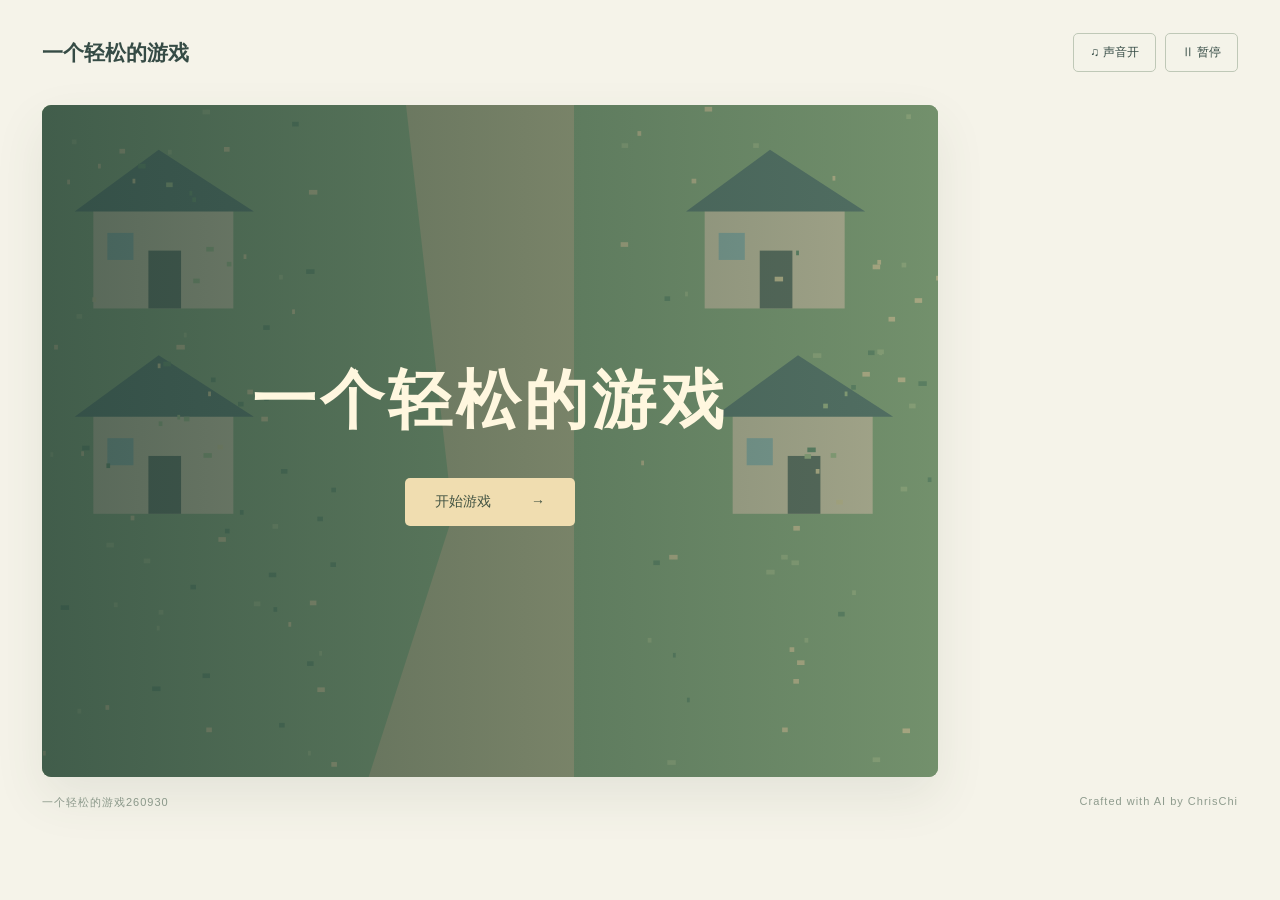
<file: demo/index.html>
<!doctype html><html lang="zh-CN"><head><meta charset="utf-8"><meta name="viewport" content="width=device-width,initial-scale=1"><title>一个轻松的游戏 by ChrisChi</title><link rel="stylesheet" href="style.css"></head><body>
<header><a class="brand" href="./index.html">一个轻松的游戏</a><div><button id="sound">♫ 声音开</button><button id="pause">Ⅱ 暂停</button></div></header>
<main><section id="game" aria-label="游戏区域"><svg class="filter-defs" aria-hidden="true"><defs><filter id="dream-warp" x="-10%" y="-10%" width="120%" height="120%"><feTurbulence type="fractalNoise" baseFrequency=".009 .025" numOctaves="2" seed="8" result="noise"/><feDisplacementMap in="SourceGraphic" in2="noise" scale="28" xChannelSelector="R" yChannelSelector="G"/></filter><filter id="dream-warp-deep" x="-15%" y="-15%" width="130%" height="130%"><feTurbulence type="fractalNoise" baseFrequency=".012 .035" numOctaves="2" seed="12" result="noise"/><feDisplacementMap in="SourceGraphic" in2="noise" scale="58" xChannelSelector="R" yChannelSelector="G"/></filter></defs></svg><div id="backdrop"></div><canvas id="canvas" width="960" height="720"></canvas><div id="hud" hidden><div>沙奈朵 <strong id="hp"></strong><div class="meter"><i id="hpbar"></i></div></div><span id="grapes"><span class="grape-icon" aria-hidden="true">🍇</span><span id="grape-count"></span></span><span id="progress"></span></div><div id="portraits"></div><div id="portrait-reactions" aria-hidden="true"></div><div id="story-props" hidden></div><div id="dream-glow" hidden aria-hidden="true"></div><div id="dialogue" hidden role="button" tabindex="0" aria-label="继续剧情"><div id="speaker"></div><p id="line"></p><div class="next">点击画面 / 空格继续 <span>◇</span></div></div><div id="cover"><h1>一个轻松的游戏</h1><button class="primary" id="start">开始游戏 <span>→</span></button></div><div id="overlay" hidden><div id="endlabel"></div><h2 id="endtitle"></h2><p id="endtext"></p><button class="primary" id="resume">继续游戏</button><button id="retry">重试本关</button><button id="restart">从头开始</button></div><div id="transition"></div></section>
<aside id="controls-guide" hidden><div class="small-label">操作指南</div><dl><div><dt>↑ ↓ ← →</dt><dd>移动 / WASD</dd></div><div><dt>Z</dt><dd>精神强念</dd></div><div><dt>X</dt><dd>魅诱之声</dd></div><div><dt>C</dt><dd>吃葡萄 · 回复 20 HP</dd></div><div><dt>ESC</dt><dd>暂停 / 继续</dd></div></dl><div id="touch"><button data-key="arrowup">↑</button><button data-key="arrowleft">←</button><button data-key="arrowdown">↓</button><button data-key="arrowright">→</button><button data-key="z">Z</button><button data-key="x">X</button><button data-key="c">C</button></div></aside></main><footer class="site-footer"><span>一个轻松的游戏260930</span><span>Crafted with AI by ChrisChi</span></footer><script src="config.js"></script><script src="story.js"></script><script src="sfx-data.js"></script><script src="game.js"></script></body></html>
</file>
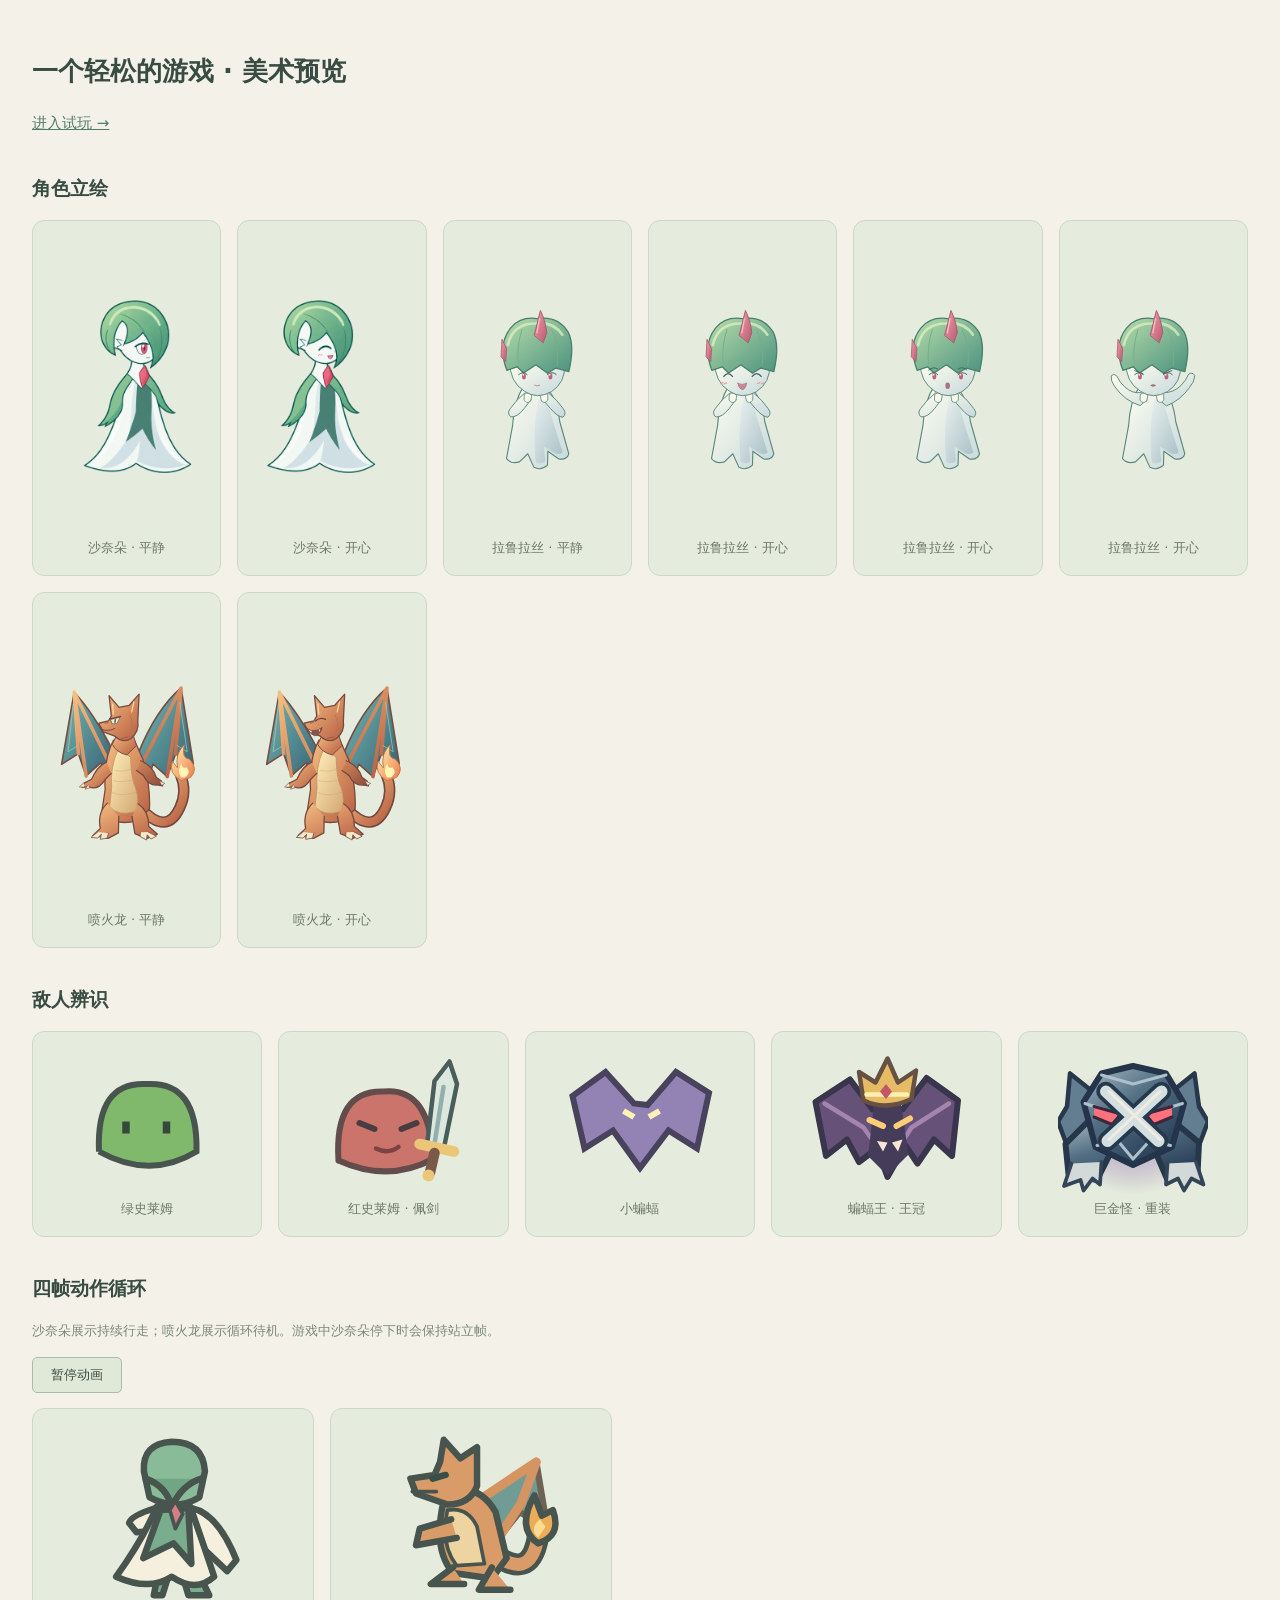
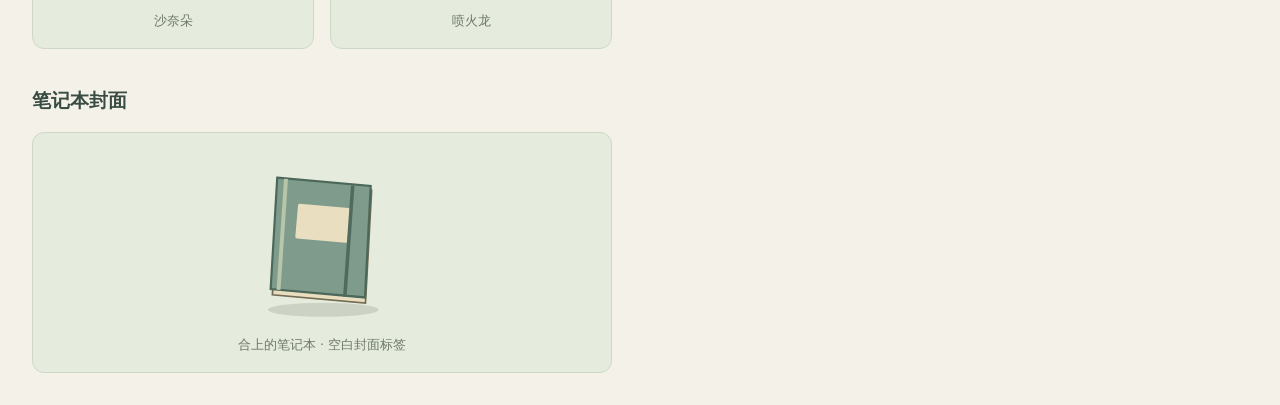
<file: demo/美术预览.html>
<!doctype html><html lang="zh-CN"><meta charset="utf-8"><meta name="viewport" content="width=device-width,initial-scale=1"><title>一个轻松的游戏 · 美术预览</title><style>*{box-sizing:border-box}body{font:15px/1.7 system-ui,sans-serif;color:#384c43;background:#f4f2e8;margin:0;padding:32px;max-width:1400px;margin:auto}a{color:#527c69}h1{font-size:26px}h2{font-size:19px;margin-top:35px}.grid{display:grid;grid-template-columns:repeat(auto-fit,minmax(175px,1fr));gap:16px}figure{margin:0;padding:16px;background:#e6ecdd;border:1px solid #cdd8c7;border-radius:12px;text-align:center}img{display:block;width:100%;height:300px;object-fit:contain}figcaption{font-size:13px;color:#6c796a}.enemies img{height:150px}.sprites img{height:185px}.sprites{max-width:580px}.note{font-size:13px;color:#7b8878}button{border:1px solid #aabdaa;background:#e0e8d7;padding:8px 18px;border-radius:5px;color:inherit;cursor:pointer}</style><h1>一个轻松的游戏 · 美术预览</h1><p><a href="index.html">进入试玩 →</a></p><h2>角色立绘</h2><div class="grid" id="portraits"></div><h2>敌人辨识</h2><div class="grid enemies" id="enemies"></div><h2>四帧动作循环</h2><p class="note">沙奈朵展示持续行走；喷火龙展示循环待机。游戏中沙奈朵停下时会保持站立帧。</p><p><button id="toggle">暂停动画</button></p><div class="grid sprites" id="sprites"></div><h2>笔记本封面</h2><div class="grid sprites" id="notebook"></div><script src="config.js"></script><script>
const names={gardevoir:'沙奈朵',ralts:'拉鲁拉丝',charizard:'喷火龙',green:'绿史莱姆',red:'红史莱姆 · 佩剑',bat:'小蝙蝠',king:'蝙蝠王 · 王冠',boss:'巨金怪 · 重装'};
function card(id,src,label){const figure=document.createElement('figure'),img=document.createElement('img'),caption=document.createElement('figcaption');img.src=src;img.alt=label;caption.textContent=label;figure.append(img,caption);document.getElementById(id).append(figure);return img;}
for(const [who,moods] of Object.entries(CONFIG.assets.portraits))for(const [mood,src]of Object.entries(moods))card('portraits',src,names[who]+' · '+(mood==='calm'?'平静':'开心'));
for(const [who,src]of Object.entries(CONFIG.assets.enemies))card('enemies',src,names[who]);
const animations=Object.entries(CONFIG.assets.sprites).map(([who,frames])=>({who,frames,img:card('sprites',frames[0],names[who])}));
card('notebook',CONFIG.assets.props.notebookClosed,'合上的笔记本 · 空白封面标签');
let paused=false,elapsed=0,last=0;document.getElementById('toggle').onclick=()=>{paused=!paused;document.getElementById('toggle').textContent=paused?'播放动画':'暂停动画'};
function loop(t){if(!paused)elapsed+=Math.min((t-last)/1000,.05);last=t;for(const a of animations){const frame=Math.floor(elapsed*(a.who==='gardevoir'?9:7))%a.frames.length;if(frame!==a.frame){a.img.src=a.frames[frame];a.frame=frame;}}requestAnimationFrame(loop);}requestAnimationFrame(loop);
</script></html>
</file>
<file: demo/style.css>
:root{color-scheme:light;--ink:#354b45;--muted:#7a897e;--paper:#f5f3e9;--green:#526e59}*{box-sizing:border-box}body{margin:0;background:var(--paper);color:var(--ink);font-family:"PingFang SC","Microsoft YaHei",sans-serif}header{max-width:1420px;margin:auto;height:105px;display:flex;align-items:center;justify-content:space-between;padding:0 42px}.brand{font-size:21px;font-weight:650;color:inherit;text-decoration:none}button{font:inherit;color:inherit;border:1px solid #bfc8b7;background:#f5f3e9e8;border-radius:5px;padding:10px 16px;cursor:pointer}button:hover{background:#dfe6d7}button:focus-visible{outline:3px solid #daae68}header button{font-size:12px;margin-left:9px}main{max-width:1420px;margin:auto;padding:0 42px;display:grid;grid-template-columns:minmax(0,1fr) 260px;gap:40px}#game{aspect-ratio:4/3;position:relative;overflow:hidden;background:#8ea185;border-radius:9px;box-shadow:0 20px 50px #43574118;isolation:isolate}#backdrop,canvas,#portraits,#cover,#overlay,#transition{position:absolute;inset:0;width:100%;height:100%}#backdrop{background-size:cover;background-position:center;transition:filter .8s,background-image .8s}#backdrop.blurred{filter:blur(5px) brightness(.83);transform:scale(1.02)}canvas{z-index:1}#topline{position:absolute;top:20px;left:23px;right:23px;display:flex;justify-content:flex-end;align-items:center;z-index:4;color:#fff7e6;font-size:12px;letter-spacing:1px;text-shadow:0 1px 4px #344f40}#skip{font-size:11px;padding:7px 10px}#hud{position:absolute;top:65px;left:24px;right:24px;z-index:3;background:#f5f3e9ed;padding:12px 16px;display:flex;align-items:center;gap:20px;font-size:12px;border-radius:5px}#hud>div{min-width:155px}#hp{float:right}.meter{height:5px;background:#d8dccd;margin-top:6px}.meter i{display:block;height:100%;background:#6e947a;width:100%}#progress{margin-left:auto}#portraits{z-index:2;display:flex;justify-content:space-evenly;align-items:flex-end;padding-bottom:23%;pointer-events:none}#portraits img{width:30%;height:67%;object-fit:contain;filter:grayscale(.75) brightness(.6);transform:translateY(12px);transition:.25s;opacity:.9}#portraits img.active{filter:none;transform:translateY(0);opacity:1}#dialogue{position:absolute;z-index:5;bottom:4%;left:4%;right:4%;min-height:24%;background:#fcf9eaf5;border:1px solid #e6dec3;border-radius:7px;padding:20px 27px 30px;cursor:pointer;box-shadow:0 8px 35px #243c3830}#speaker{font-size:13px;color:#60846e;font-weight:bold;letter-spacing:2px}#line{font-size:clamp(13px,1.45vw,19px);line-height:1.9;margin:9px 0 12px}.next{font-size:10px;color:#87927e;text-align:right;position:absolute;bottom:13px;right:22px}.next span{margin-left:12px}#cover{z-index:6;background:linear-gradient(90deg,#233f38ba,#34554855);display:flex;align-items:center;justify-content:center;flex-direction:column;text-align:center;color:#fff7df}#cover h1{font-family:"Microsoft YaHei","微软雅黑","PingFang SC",sans-serif;font-size:clamp(40px,5vw,72px);font-weight:600;letter-spacing:4px;margin:0 0 34px}.primary{background:#f0ddb0;border:0;color:#435443;padding:15px 30px;font-size:14px}.primary span{margin-left:36px}#start{margin-top:0}aside{padding-top:24px}.small-label{font-size:12px;color:#637d68;letter-spacing:2px}dl{margin-top:24px}dl div{display:flex;align-items:center;margin:18px 0;gap:12px}dt{border:1px solid #c6cebc;border-radius:4px;min-width:33px;padding:6px;text-align:center;font-size:10px}dd{margin:0;font-size:11px}#overlay{z-index:9;background:#263d35ec;color:#f4ecd3;display:flex;align-items:center;justify-content:center;flex-direction:column;text-align:center;gap:12px;animation:fade .65s}#overlay h2{font-family:serif;font-weight:400;font-size:37px;margin:10px}#overlay p{font-size:13px;max-width:80%;line-height:1.8}#endlabel{font-size:10px;letter-spacing:4px;color:#b4c4ab}#transition{z-index:8;background:#16221c;opacity:0;pointer-events:none;transition:opacity .6s}#transition.flash{opacity:1}[hidden]{display:none!important}#touch{display:none}@keyframes fade{from{opacity:0}to{opacity:1}}@media(max-width:1000px){header{height:80px;padding:0 18px}main{padding:0 18px;gap:20px;grid-template-columns:minmax(0,1fr) 180px}#hud{top:51px;font-size:10px;gap:10px;padding:8px}#hud>div{min-width:110px}#dialogue{padding:13px 17px 25px}#line{line-height:1.6}#topline{top:12px}}@media(max-width:720px){main{display:block;padding:0 8px}#game{aspect-ratio:3/4}canvas{object-fit:fill}aside{padding:18px 10px}.small-label,dl{display:none}#touch{display:flex;gap:6px;justify-content:center;touch-action:none}#touch button{padding:14px;user-select:none}#portraits{padding-bottom:43%}#dialogue{min-height:28%}#line{font-size:15px}#hud{left:10px;right:10px}#progress{font-size:9px}#cover h1{font-size:44px}}
/* 人物和剧情道具分层，道具不随发言角色切换而移动。 */
#story-props{position:absolute;inset:0;z-index:3;pointer-events:none}
#portraits.treasure-scene>img{position:absolute;bottom:31%;height:53%;width:24%}
#portraits.treasure-scene>img:nth-child(1){left:1%}
#portraits.treasure-scene>img:nth-child(2){left:24%;width:21%}
#portraits.treasure-scene>img:nth-child(3){right:1%}
#story-props.treasure-scene .story-prop{position:absolute;left:44%;bottom:32%;width:30%;height:52%}
#story-props.notebook-scene .story-prop{position:absolute;left:25%;bottom:31%;width:50%;height:57%}
.story-prop{position:relative;width:43%;height:78%;display:flex;align-items:flex-end;justify-content:center}
#story-props .story-prop img{filter:none;opacity:1;transform:none;object-fit:contain}
#story-props .story-prop .prop-art{width:100%;height:85%;position:relative;z-index:2}
#story-props .story-prop .scroll-art{position:absolute;width:72%;height:62%;top:-3%;left:14%;z-index:3;filter:drop-shadow(0 0 13px #ffe39b);animation:scroll-float 3s ease-in-out infinite}

.treasure-light{position:absolute;inset:0 -12%;background:radial-gradient(ellipse,#fff4bca6 0%,#ffdf7344 35%,transparent 68%);mix-blend-mode:screen;z-index:1;animation:treasure-glow 2.4s ease-in-out infinite}
.story-sparkle{position:absolute;z-index:4;color:#fff5bd;text-shadow:0 0 9px #ffcc58;animation:story-twinkle 2.3s ease-in-out infinite;pointer-events:none}
.wish-sticker{position:absolute;z-index:4;right:25%;bottom:31%;font-size:42px;color:#f5cc61;text-shadow:0 0 12px #fff0bd}
#game.paused .story-prop,#game.paused .story-prop *{animation-play-state:paused!important}
@keyframes scroll-float{0%,100%{transform:translateY(0)}50%{transform:translateY(-10px)}}
@keyframes treasure-glow{0%,100%{opacity:.55;transform:scale(.96)}50%{opacity:1;transform:scale(1.08)}}
@keyframes story-twinkle{0%,100%{opacity:.15;transform:translateY(5px) scale(.5)}50%{opacity:1;transform:translateY(-9px) scale(1.15)}}
@media(max-width:720px){#story-props.notebook-scene .story-prop{left:15%;width:70%;bottom:34%}#portraits.treasure-scene>img{bottom:35%;height:45%}#story-props.treasure-scene .story-prop{bottom:36%;height:43%}#story-props .story-prop .scroll-art{height:52%;top:10%}}
@media(prefers-reduced-motion:reduce){.story-prop,.story-prop *{animation:none!important}}
/* 梦乡用独立黑幕渐变，文字框仍保持可读。 */
#backdrop::after{content:"";position:absolute;inset:0;background:#080b0d;opacity:0;pointer-events:none;transition:opacity .6s}
#backdrop.black::after{opacity:1}
#portrait-reactions{position:absolute;inset:0;z-index:4;pointer-events:none}
.portrait-reaction{position:absolute;top:22%;display:grid;place-items:center;min-width:48px;height:48px;padding:0 7px;border:3px solid #fff9e8;border-radius:46% 54% 52% 48%;background:#ffe9a7;color:#704f69;font-size:30px;font-weight:900;line-height:1;box-shadow:0 5px 0 #db9c8b,0 8px 18px #33463977;transform:rotate(-12deg);animation:reaction-pop .45s cubic-bezier(.2,1.6,.4,1) both}
.portrait-reaction.gardevoir{left:30%}
.portrait-reaction.ralts{left:63%;background:#e7f5d2;color:#5b7664}
@keyframes reaction-pop{from{opacity:0;transform:translateY(18px) scale(.25) rotate(-25deg)}to{opacity:1;transform:translateY(0) scale(1) rotate(-12deg)}}
@media(prefers-reduced-motion:reduce){.portrait-reaction{animation:none}}
/* 战斗状态栏贴近游戏画面顶端。 */
#hud{top:10px}
#grapes{display:inline-flex;align-items:center;gap:5px;white-space:nowrap}
.grape-icon{font-size:18px;line-height:1}
.portrait-reaction.charizard{left:79%;background:#ffe4bd;color:#805b4d}
#portrait-reactions.three-cast .portrait-reaction.ralts{left:47%}
@media(max-width:1000px){#hud{top:8px}}

/* 现实物件侵入梦境时，村庄逐步扭曲。 */
.filter-defs{position:absolute;width:0;height:0;overflow:hidden;pointer-events:none}
#backdrop.dream-warp{filter:url(#dream-warp) blur(3px) brightness(.85);transform:scale(1.06) skewX(-2deg)}
#backdrop.dream-warp-deep{filter:url(#dream-warp-deep) blur(6px) brightness(.72);transform:scale(1.1) skewX(4deg) rotate(-1deg)}
#dream-glow{position:absolute;inset:0;z-index:4;pointer-events:none;background:radial-gradient(ellipse at 55% 42%,#fffbd4b8 0%,#fff0a482 29%,#f7cd534d 57%,transparent 88%),repeating-conic-gradient(from 8deg at 55% 42%,#fff9bb3d 0deg 9deg,transparent 9deg 24deg);mix-blend-mode:screen;animation:dream-gold 2.6s ease-in-out infinite}
@keyframes dream-gold{0%,100%{opacity:.67;transform:scale(1)}50%{opacity:1;transform:scale(1.05)}}
#story-props.muted .story-prop{filter:grayscale(1) brightness(.68)}
#story-props.muted .story-prop *{animation:none!important}
#story-props.muted .treasure-light,#story-props.muted .story-sparkle,#story-props.muted .sticker-sparkle{visibility:hidden}
#story-props .story-prop .dream-sticker{position:absolute;z-index:5;width:16%;height:16%;left:43%;top:-16%;filter:drop-shadow(0 1px 3px #775d54);animation:sticker-float 3s ease-in-out infinite}
#story-props .story-prop .wish-sticker{position:absolute;z-index:5;width:14%;height:14%;right:24%;bottom:31%;font-size:unset;color:unset;text-shadow:none;filter:drop-shadow(0 1px 3px #775d54)}
.sticker-sparkle{position:absolute;z-index:6;color:#fff7bd;text-shadow:0 0 7px #ffc856;animation:story-twinkle 2.3s ease-in-out infinite}
@keyframes sticker-float{0%,100%{transform:translateY(0)}50%{transform:translateY(-5px)}}
#game.paused #dream-glow,#game.paused .dream-sticker{animation-play-state:paused}
#backdrop.black-now::after{opacity:1;transition:none}
@media(prefers-reduced-motion:reduce){#dream-glow,#story-props .story-prop .dream-sticker,.sticker-sparkle{animation:none!important}}
#portraits.treasure-scene + #portrait-reactions .portrait-reaction.gardevoir{left:17%}
#portraits.treasure-scene + #portrait-reactions .portrait-reaction.ralts{left:39%}
#game.finished{background:#263d35}
#game.finished #backdrop,#game.finished #portraits,#game.finished #portrait-reactions,#game.finished #story-props,#game.finished #dream-glow,#game.finished #dialogue{visibility:hidden}
#game.finished #overlay{background:#263d35}
.site-footer{max-width:1420px;margin:18px auto 28px;padding:0 42px;display:flex;justify-content:space-between;gap:12px;color:#8e9b8d;font-size:11px;letter-spacing:1px}
@media(max-width:720px){.site-footer{padding:0 18px;flex-wrap:wrap;font-size:10px}}
</file>
